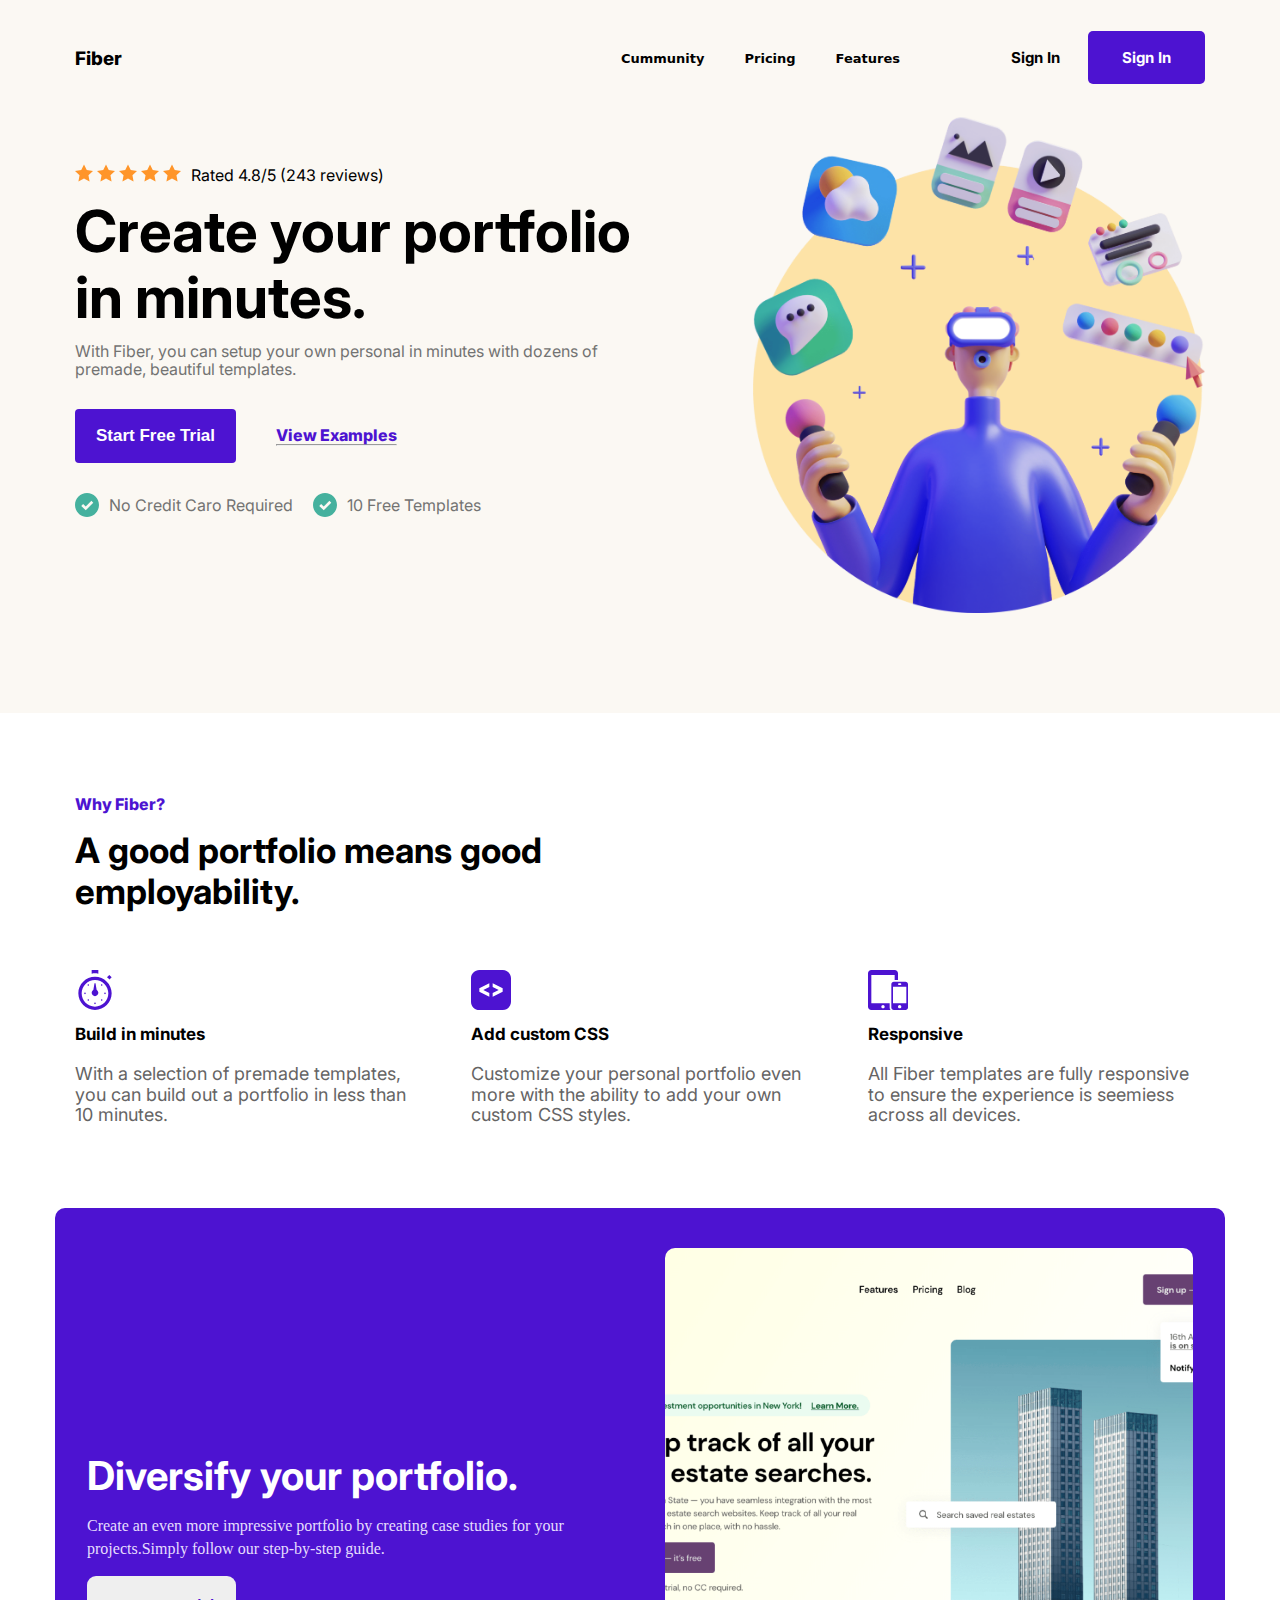
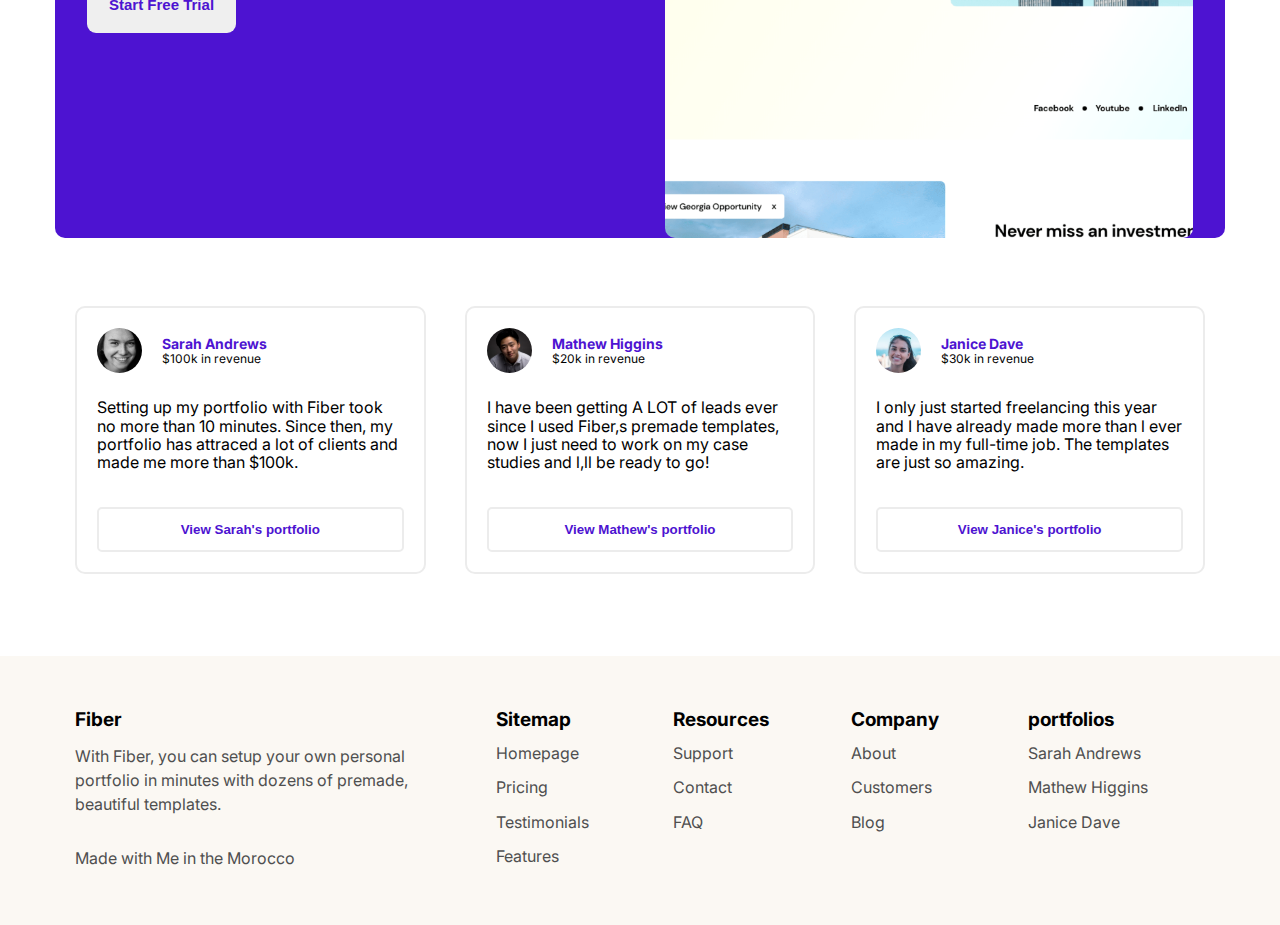
<file: index.html>
<!DOCTYPE html>
<html lang="en">

<head>
    <meta charset="UTF-8">
    <meta http-equiv="X-UA-Compatible" content="IE=edge">
    <meta name="viewport" content="width=device-width, initial-scale=1.0">
    <title>Fiber-challenge</title>
    <link rel="stylesheet" href="css/normalize.css">
    <link rel="stylesheet" href="css/style.css">
    <link rel="stylesheet" href="css/all.min.css">
    <!--font-->
    <link rel="preconnect" href="https://fonts.googleapis.com">
    <link rel="preconnect" href="https://fonts.gstatic.com" crossorigin>
    <link href="https://fonts.googleapis.com/css2?family=Inter:wght@100;300;500&display=swap" rel="stylesheet">
</head>

<body>
    <!--main-page-->
    <div class="scroll">
        <i class="fas fa-chevron-up"></i>


    </div>
    <div class="main-page">
        <header>
            <div class="container">
                <h3>Fiber</h3>
                <div class="bar">
                    <span></span>
                    <span></span>
                    <span></span>
                </div>
                <div class="menu">
                    <ul>
                        <li><a href="#">Cummunity</a></li>
                        <li><a href="#">Pricing</a></li>
                        <li><a href="#">Features</a></li>
                    </ul>
                    <div class="btn">
                        <a href="#">Sign In</a>
                        <a href="sign.html" id="ch">
                            Sign In
                        </a>
                    </div>
                </div>

            </div>
        </header>
        <div class="main-content">
            <div class="container">
                <div class="text-hero">
                    <div class="rated">
                        <div class="star">

                            <img src="assets/star.svg" alt="">
                            <img src="assets/star.svg" alt="">
                            <img src="assets/star.svg" alt="">
                            <img src="assets/star.svg" alt="">
                            <img src="assets/star.svg" alt="">
                        </div>
                        <p>Rated 4.8/5 (243 reviews)</p>
                    </div>
                    <h1>Create your portfolio in minutes.</h1>
                    <p class="about">
                        With Fiber, you can setup your own personal in minutes with dozens of premade, beautiful
                        templates.
                    </p>
                    <div class="btn-hero-content">
                        <button class="btn-full">Start Free Trial </button>
                        <a href="/">View Examples
                            <hr>
                        </a>
                    </div>
                    <div class="saves">
                        <div class="col-2">
                            <img src="assets/Checkmark.svg">
                            <p>No Credit Caro Required </p>
                        </div>
                        <div class="col-2">
                            <img src="assets/Checkmark.svg">
                            <p>10 Free Templates</p>
                        </div>
                    </div>
                </div>
                <div class="hero-svg"><img src="assets/hero-Illustration.png" alt=""> </div>
            </div>
        </div>
    </div>
    <!--end-->
    <!--features-->
    <section class="features">
        <div class="container">
            <p>Why Fiber?</p>
            <h2>A good portfolio means good <br> employability.</h2>
            <div class="col-icon">
                <div class="col-1">
                    <img src="assets/time.svg" alt="">
                    <h1>Build in minutes</h1>
                    <p>With a selection of premade templates, you can build out a portfolio in less than 10 minutes.</p>
                </div>
                <div class="col-1">
                    <img src="assets/code.svg" alt="">
                    <h1>Add custom CSS</h1>
                    <p>Customize your personal portfolio even more with the ability to add your own custom CSS styles.
                    </p>
                </div>
                <div class="col-1">
                    <img src="assets/allSizes.svg" alt="">
                    <h1>Responsive</h1>
                    <p>All Fiber templates are fully responsive to ensure the experience is seemiess across all
                        devices. </p>
                </div>
            </div>
        </div>
    </section>
    <!--end features-->
    <!--midlle-->
    <section class="midlle">
        <div class="container">
            <div class="col-n">
                <h2>Diversify your portfolio.</h2>
                <p>Create an even more impressive portfolio by creating case studies for your projects.Simply follow our
                    step-by-step guide.</p>
                <button>Start Free Trial</button>
            </div>
            <div class="col-n">

            </div>

        </div>
    </section>
    <!--end-midlle-->
    <!--pep-->
    <section class="pep">
        <div class="container">
            <div class="pep-container">
                <div class="col-3">
                    <div class="avatar">
                        <img src="assets/User Avatar.svg" alt="">
                        <div class="about">
                            <h1>Sarah Andrews</h1>
                            <p>$100k in revenue</p>
                        </div>
                    </div>
                    <div class="pag">
                        <p>Setting up my portfolio with Fiber took no more than 10 minutes. Since then, my portfolio has
                            attraced a lot of clients and made me more than $100k.</p>

                    </div>
                    <button>View Sarah's portfolio</button>
                </div>
                <div class="col-3">
                    <div class="avatar">
                        <img src="assets/User Avatar 2.svg" alt="">
                        <div class="about">
                            <h1>Mathew Higgins</h1>
                            <p>$20k in revenue</p>
                        </div>
                    </div>
                    <div class="pag">
                        <p>I have been getting A LOT of leads ever since I used Fiber,s premade templates, now I just
                            need
                            to work on my case studies and l,ll be ready to go!</p>

                    </div>
                    <button>View Mathew's portfolio</button>
                </div>
                <div class="col-3">
                    <div class="avatar">
                        <img src="assets/User Avatar 32.svg" alt="">
                        <div class="about">
                            <h1>Janice Dave</h1>
                            <p>$30k in revenue</p>
                        </div>
                    </div>
                    <div class="pag">
                        <p>I only just started freelancing this year and I have already made more than l ever made in my
                            full-time job. The templates are just so amazing.</p>

                    </div>
                    <button>View Janice's portfolio</button>
                </div>

            </div>
        </div>
    </section>
    <!-- end pep-->
    <!-- footer -->
    <footer>
        <div class="container">
            <div class="footer-wroper">
                <div class="footer-col">
                    <h1>Fiber</h1>
                    <p>With Fiber, you can setup your own personal portfolio in minutes with dozens of premade,
                        beautiful templates.</p>
                    <p>Made with Me in the Morocco</p>
                </div>
                <div class="footer-col">
                    <ul>
                        <h1>Sitemap</h1>
                        <li>Homepage</li>
                        <li>Pricing</li>
                        <li>Testimonials</li>
                        <li>Features</li>
                    </ul>
                    <ul>
                        <h1>Resources</h1>
                        <li>Support</li>
                        <li>Contact</li>
                        <li>FAQ</li>

                    </ul>
                    <ul>
                        <h1>Company</h1>
                        <li>About</li>
                        <li>Customers</li>
                        <li>Blog</li>

                    </ul>
                    <ul>
                        <h1>portfolios</h1>
                        <li>Sarah Andrews</li>
                        <li>Mathew Higgins</li>
                        <li>Janice Dave</li>

                    </ul>
                </div>
            </div>
        </div>
    </footer>
    <!--end footer -->
    <script src="main.js"></script>
</body>

</html>
</file>
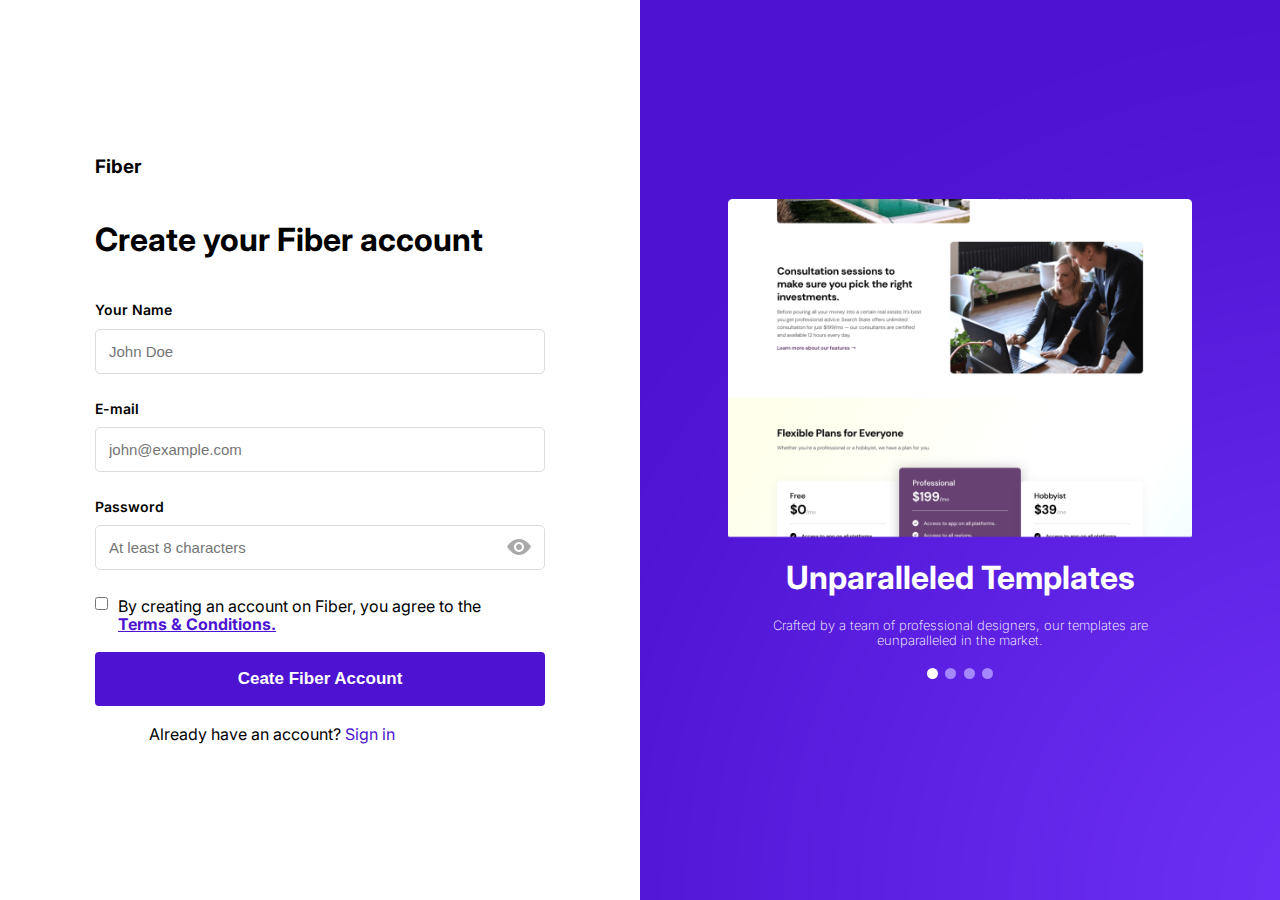
<file: sign.html>
<!DOCTYPE html>
<html lang="en">

<head>
    <meta charset="UTF-8">
    <meta http-equiv="X-UA-Compatible" content="IE=edge">
    <meta name="viewport" content="width=device-width, initial-scale=1.0">
    <title>Sign Up</title>
    <link rel="stylesheet" href="css/normalize.css">
    <link rel="stylesheet" href="css/style.css">
    <link rel="stylesheet" href="css/sign.css">
    <!--font-->
    <link rel="preconnect" href="https://fonts.googleapis.com">
    <link rel="preconnect" href="https://fonts.gstatic.com" crossorigin>
    <link href="https://fonts.googleapis.com/css2?family=Inter:wght@100;300;500&display=swap" rel="stylesheet">
</head>

<body>
    <section class="sign-up">

        <div class="col--2">
            <h3>Fiber</h3>
            <h1>Create your Fiber account</h1>
            <form action="index.html">
                <div class="inp">
                    <label for="t">Your Name</label>
                    <input id="t" type="text" required placeholder="John Doe">
                </div>
                <div class="inp">
                    <label for="th">E-mail</label>
                    <input id="th" type="email" required placeholder="john@example.com">
                </div>
                <div class="inp">
                    <label for="thi">Password</label>
                    <input id="thi" type="text" required placeholder="At least 8 characters">
                    <img class="hidden" src="assets/hide password.svg" alt="">
                </div>

                <div class="chek">
                    <input id="ck" type="checkbox" required>
                    <label for="ck">By creating an account on Fiber, you agree to the <a href="#">Terms & Conditions.
                        </a> </label>
                </div>
                <button class="btn-sum">Ceate Fiber Account</button>
                <p class="last-p"> Already have an account? <a href="#">Sign in</a></p>
            </form>
        </div>
        <div class="col--2">
            <img src="assets/Sign Up Image.png" alt="">
            <h1>Unparalleled Templates</h1>
            <p>Crafted by a team of professional designers, our templates are eunparalleled in the market.</p>
            <div class="switch">
                <span></span>
                <span></span>
                <span></span>
                <span></span>
            </div>
        </div>

    </section>
</body>

</html>
</file>
<file: css/style.css>
/*---------------- global css -------------*/
* {
  margin: 0;
  padding: 0;
  box-sizing: border-box;
}
@import "sign.css";
:root {
  --mainFont: "Inter", sans-serif;
  --mainColor: #4d13d1;
}
html {
  scroll-behavior: smooth;
}
.scroll {
  position: fixed;
  width: 30px;
  height: 30px;
  background-color: #4d13d1;
  display: flex;
  justify-content: center;
  align-items: center;
  border-radius: 5px;
  right: -40px;
  bottom: 20px;
  cursor: pointer;
  transition: 0.2s;
}
.scroll.show {
  right: 20px;
}
.scroll i {
  color: #fff;
}
/*-------------------- style container -------------*/
.container {
  margin: auto;
  height: 100%;
  padding: 0 20px;
}
@media (min-width: 768px) {
  .container {
    width: 750px;
  }
}
@media (min-width: 992px) {
  .container {
    width: 970px;
  }
}
@media (min-width: 1200px) {
  .container {
    width: 1170px;
  }
}
/*--------------------- header --------------------*/
.main-page {
  background-color: #fbf8f3;
}
.main-page header {
  height: 117px;
}
.main-page header .container {
  display: flex;
  justify-content: space-between;
  align-items: center;
  height: 100%;
}
.main-page header .container h3 {
  font-family: "Inter", sans-serif;
  font-weight: 800;
}
.main-page header .container .menu {
  display: flex;
  align-items: center;
}
.main-page header .container .menu .btn {
  margin-left: 91px;
}
.main-page header .container ul {
  list-style: none;
  display: flex;
}
.main-page header .container ul li {
  margin: 0 20px;
}
.main-page header .container ul li a {
  text-decoration: none;
  color: black;
  font-weight: 600;
  font-family: system-ui;
  font-size: 13px;
}
.main-page header .container .btn > a {
  outline: none;
  background: none;
  border: none;
  font-weight: 700;
  font-size: 15px;
  cursor: pointer;
  text-decoration: none;
  font-family: var(--mainFont);
  color: black;
}
a#ch {
  margin-left: 24px;
}
.main-page header .container .btn > #ch {
  background-color: #4d13d1;
  color: white;
  padding: 17px 34px;
  border-radius: 5px;
  cursor: pointer;
}
.bar {
  width: 30px;
  height: 24px;
  display: none;
  flex-wrap: wrap;
}
.bar span {
  background-color: black;
  width: 100%;
  height: 2px;
  transition: all 0.4s ease-in-out;
}
@media (max-width: 730px) {
  .main-page header .container .menu.active {
    top: 73px !important;
  }
  .main-page {
    width: 100%;
    height: auto !important;
  }
  .main-content {
    height: auto !important;
  }
}
@media (max-width: 991px) {
  .bar {
    display: flex;
  }
  .main-page header .container .menu {
    position: absolute;
    display: flex;
    flex-wrap: wrap;
    width: 100%;
    left: 0;
    text-align: center;
    height: 69vh;
    top: -584px;
    z-index: 99;
    background-color: #4d13d1;
    align-items: center;
    justify-content: center;
    align-content: space-between;
    opacity: 0;
    transition: all 0.5s ease;
  }
  .main-page header .container .menu.active {
    opacity: 1;
    top: 107px;
  }
  .main-page header .container .menu ul {
    display: grid;
    width: 100%;
    height: 60%;
    text-align: center;

    background-color: #4d13d1;
    align-items: center;
  }
  .main-page header .container .menu ul li a {
    color: #fff;
  }
  .main-page header .container .menu .btn {
    margin: 0 !important;
    display: grid;
    grid-template-columns: auto;
    height: 40%;
    align-items: center;
  }
  .main-page header .container .menu .btn a {
    color: #fff;
  }
  .main-page header .container .menu .btn #ch {
    margin: 0 !important;
  }
  .main-page header .container .menu .btn #ch {
    background-color: #fff;
    color: black;
  }

  .bar.is-active span:nth-child(2) {
    opacity: 0;
  }
  .bar.is-active span:nth-child(1) {
    transform: translateY(8px) rotate(45deg);
  }
  .bar.is-active span:nth-child(3) {
    transform: translateY(-8px) rotate(-45deg);
  }
}

/*---------------- main page --------------*/
.main-page {
  width: 100%;
}
.main-content {
  padding-bottom: 100px;
}
.main-content .container {
  display: grid;
  grid-template-columns: 1fr 1fr;
  align-items: center;
}
.main-content .container .hero-svg {
  width: 100%;
  position: relative;
  height: 100%;
  display: flex;
  justify-content: flex-end;
  align-items: center;
}

.main-content .container .hero-svg img {
  width: 80%;
}

.main-page .main-content .container h1 {
  font-family: var(--mainFont);
  font-size: 58px;
  font-weight: bolder;
  margin: 11px 0;
}
.main-page .main-content .container p.about {
  font-family: var(--mainFont);
  color: #737372;
}

.rated {
  display: flex;
  align-items: center;
}
.rated .star {
  margin-right: 10px;
}
.text-hero .rated p {
  font-family: var(--mainFont);
}
.btn-hero-content {
  display: flex;
  align-items: center;
  margin: 30px 0;
}
.text-hero .btn-hero-content button.btn-full {
  padding: 17px 21px;
  font-size: 17px;
  border-radius: 4px;
  border: none;
  outline: none;
  background-color: #4d13d1;
  font-weight: 600;
  color: #fff;
  margin-right: 40px;
}
.text-hero .btn-hero-content a {
  color: #4d13d1;
  font-family: var(--mainFont);
  font-weight: 800;
  text-decoration: none;
  position: relative;
}
.text-hero .btn-hero-content a hr {
  background-color: #4d13d1;
}
.text-hero .saves {
  display: flex;
  margin-bottom: 49px;
}
.text-hero .saves .col-2 {
  display: flex;
  align-items: center;
}
.text-hero .saves .col-2 img {
  margin-right: 10px;
}
.text-hero .saves .col-2 p {
  font-family: var(--mainFont);
  color: #737372;
}

.text-hero .saves .col-2 {
  margin-right: 20px;
}
@media (max-width: 1200px) {
  .main-content .container .hero-svg img {
    width: 100%;
  }
}
@media (max-width: 730px) {
  .main-content .container {
    align-items: flex-start;
  }
  .main-content .container .hero-svg {
    justify-content: space-around;
  }
  .main-content .container .hero-svg img {
    width: 91%;
  }
  .main-content .container {
    grid-template-columns: 1fr;
  }
  .main-content .container .text-hero {
    order: 2;
  }
  .main-page header {
    height: 73px;
  }
  .rated {
    display: none;
  }
  .main-page .main-content .container h1 {
    font-size: 35px;
  }
  .main-page .main-content .container p.about {
    font-size: 20px;
  }
  .btn-hero-content {
    flex-wrap: wrap;
    width: 100%;

    justify-content: center;
  }
  .text-hero .btn-hero-content button {
    margin-right: 0px !important;
    width: 100%;
  }
  .text-hero .btn-hero-content a {
    margin-top: 20px;
  }
  .text-hero .saves {
    display: flex;
    flex-wrap: wrap;
    margin-bottom: 49px;
  }
  .text-hero .saves .col-2:last-child {
    margin-top: 10px;
  }
}
/*--------------------------- end main page ------------------------*/
.features {
  position: relative;
  margin: 82px 0;
}
.features .container {
  font-family: var(--mainFont);
}
.features .container p:first-child {
  color: var(--mainColor);
  font-weight: 800;
}
.features .container h2 {
  font-size: 35px;
  margin: 17px 0 59px;
}
.col-icon {
  display: grid;
  grid-template-columns: repeat(auto-fill, minmax(300px, 1fr));
  gap: 59px;
}
.col-icon .col-1 h1 {
  font-size: 17px;
  margin-bottom: 20px;
}
.col-icon .col-1 p {
  color: #656464;
  font-size: 18px;
}
/*------------------- end -----------*/
section.midlle {
  height: 70vh;
}
.midlle .container {
  background-color: var(--mainColor);
  display: flex;

  padding: 40px 32px 0;
  border-radius: 10px;
  gap: 50px;
  overflow: hidden;
  height: 100%;
}
.midlle .container .col-n {
  font-family: var(--mainFont);
  color: #fff;
  display: flex;
  flex-direction: column;
  align-items: flex-start;
  justify-content: center;
  height: 100%;
  width: 100%;
}
.midlle .container .col-n:last-child {
  background-image: url(../assets/Page-Image.png);
  background-size: cover;
  background-position: center;
  border-radius: 10px;
  background-repeat: no-repeat;
}
.midlle .container .col-n img {
  width: 100%;
}
.midlle .container .col-n h2 {
  font-size: 40px;
}
.midlle .container .col-n p {
  color: #e6defd;
  font-size: 16px;
  font-weight: 100;
  font-family: -webkit-pictograph;
  line-height: 1.4;

  margin: 16px 0px;
}
.midlle .container .col-n button {
  color: var(--mainColor);
  padding: 20px 22px;
  font-weight: 800;
  font-size: 15px;
  border-radius: 9px;
  border: none;
  outline: none;
}
@media (max-width: 612px) {
  .midlle .container {
    flex-direction: column;
    gap: 40px;
    margin: 20px;
  }
  section.midlle {
    height: 90vh;
  }
  .midlle .container .col-n button {
    width: 100%;
  }
  .midlle .container .col-n:last-child {
    flex: 2;
  }
  .midlle .container .col-n {
    flex: 1;
  }
}
/*---------------------- end midle -------*/
section.pep {
  margin-top: 68px;
}
.pep-container {
  display: grid;
  grid-template-columns: repeat(auto-fill, minmax(300px, 1fr));
  font-family: var(--mainFont);
  gap: 39px;
}
.pep-container .col-3 {
  display: flex;
  flex-direction: column;
  padding: 20px;
  border: 2px solid #ececec;
  border-radius: 10px;
  gap: 15px;
}
.pep-container .col-3 .avatar {
  display: flex;

  gap: 10px;
  align-items: center;
}
.pep-container .col-3 .avatar img {
  width: 45px;
  margin-right: 10px;
}
.pep-container .col-3 .avatar .about h1 {
  font-size: 14px;
  margin: 0;
  color: var(--mainColor);
}
.pep-container .col-3 .avatar .about p {
  font-size: 12px;
}
.pep-container .col-3 div.pag p {
  margin: 10px 0 20px 0;
}

.pep-container .col-3 button {
  color: var(--mainColor);
  padding: 13px;
  font-weight: 600;
  outline: none;
  border: 2px solid #ececec;
  background: none;
  border-radius: 5px;
}
/*------------------- footer ---------------*/
footer {
  margin-top: 82px;
  background-color: #fbf8f3;
}
.footer-wroper {
  display: flex;
  padding-top: 41px;
  padding-bottom: 43px;
  gap: 67px;
}
.footer-col {
  flex: 1;
  font-family: var(--mainFont);
}
.footer-col:last-child {
  display: grid;
  grid-template-columns: repeat(auto-fill, minmax(25%, 1fr));
  flex: 2;
}
.footer-col ul {
  list-style: none;
}
.footer-col ul h1 {
  font-size: 19px;
}
.footer-col ul li {
  color: #4f4f4f;
  margin-bottom: 16px;
}
.footer-col:first-child h1 {
  font-size: 19px;
}
.footer-col:first-child p {
  color: #4f4f4f;
  line-height: 1.5;
}
.footer-col:first-child p:last-child {
  margin-top: 30px;
}
@media (max-width: 732px) {
  .footer-wroper {
    flex-direction: column;
    gap: 33px;
  }
  .footer-col:first-child p:last-child {
    margin-top: 13px;
  }
}
@media (max-width: 474px) {
  .footer-col:last-child {
    grid-template-columns: 1fr;
  }
}
</file>
<file: css/sign.css>
button.btn-sum {
  padding: 17px 21px;
  font-size: 17px;
  border-radius: 4px;
  border: none;
  outline: none;
  background-color: #4d13d1;
  font-weight: 600;
  color: #fff;
  margin-right: 40px;
}

.sign-up {
  display: grid;
  grid-template-columns: 1fr 1fr;
  width: 100%;
  height: 100vh;
}

.sign-up .col--2:last-child img {
  width: 80%;
}
.col--2 {
  display: flex;
  flex-direction: column;
  justify-content: center;
  align-items: center;
  padding: 0 30px;
  font-family: var(--mainFont);
}
.col--2:first-child {
  align-items: flex-start;
  padding: 0 95px;
}
@media (max-width: 1173px) {
  .col--2:first-child {
    align-items: flex-start;
    padding: 0 34px;
  }
}
@media (max-width: 928px) {
  .col--2:last-child {
    display: none;
  }
  .sign-up {
    grid-template-columns: 1fr;
  }
}
.col--2:first-child form {
  width: 100%;
}
.col--2:first-child form button {
  width: 100%;
  margin: 19px 0px;
}
.col--2:first-child form .chek {
  display: flex;
  align-items: flex-start;
}
.col--2:first-child form .chek input {
  margin-right: 10px;
}
.col--2:first-child form .chek label {
  font-family: var(--mainFont);
  width: 85%;
}
.col--2:first-child form .chek label a {
  color: #4d13d1;
  font-weight: 700;
}
.col--2:first-child h1 {
  margin: 44px 0;
}
.sign-up .col--2:last-child {
  font-family: var(--mainFont);
  color: #fff;
  background-image: url(../assets/gradi.png);
  text-align: center;
}
.sign-up .col--2:last-child h1 {
  width: 100%;
}
.sign-up .col--2:last-child p {
  font-weight: 200;
  font-size: 13px;
  width: 70%;
}
.switch {
  width: 67px;
  height: 13px;
  display: flex;
  justify-content: space-between;
  margin: 20px auto;
}
.switch span {
  background-color: #a587ff;
  width: 11px;
  height: 11px;
  border-radius: 50%;
}
.switch span:first-child {
  background-color: #fff;
}
.inp {
  display: flex;
  flex-direction: column;
  font-family: var(--mainFont);
  position: relative;
}
.inp label {
  font-weight: 600;
  font-size: 14px;
}
.inp input {
  padding: 13px;
  outline-color: #4d13d1;
  /* border-color: #DCDCDC; */
  border: 1px solid #dcdcdc;
  border-radius: 5px;
  font-size: 15px;
  margin: 10px 0 27px;
}
.inp .hidden {
  position: absolute;
  right: 14px;
  top: 37%;
}
.last-p {
  margin-left: 12%;
}
.last-p a {
  color: #4d13d1;
  text-decoration: none;
}
</file>
